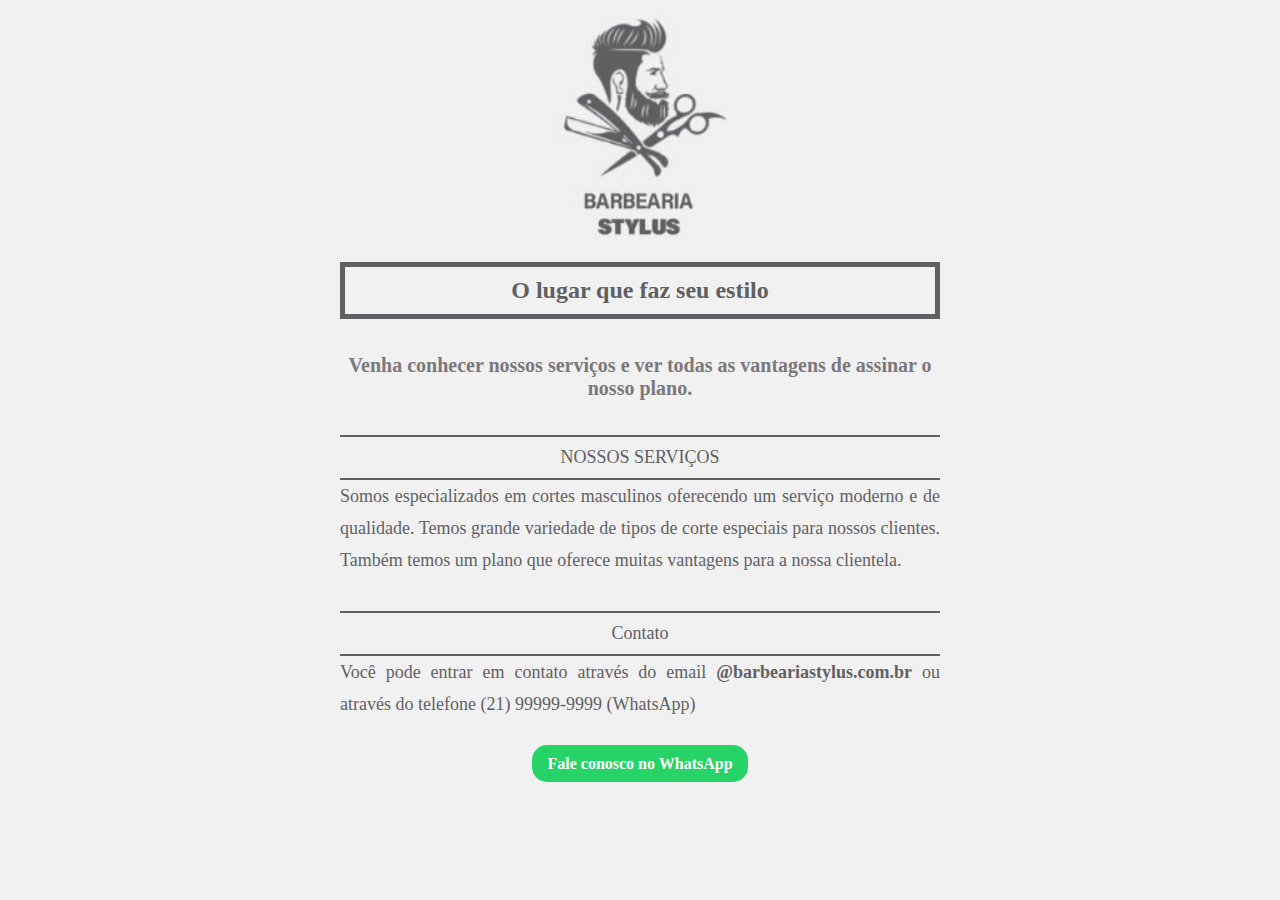
<file: barbearia/index.html>
<!DOCTYPE html>
<html lang="pt-Br">
  <head>
    <meta charset="UTF-8" />
    <meta name="viewport" content="width=device-width, initial-scale=1.0" />
    <title>Barbearia Stylus</title>
    <link rel="stylesheet" href="./styles.css" />
  </head>
  <body>
    <div>
      <img src="./img/logotipo.jpg" alt="Logotipo" />
      <h1>O lugar que faz seu estilo</h1>
      <h2>
        Venha conhecer nossos serviços e ver todas as vantagens de assinar o
        nosso plano.
      </h2>
    </div>
    <div>
      <h3>NOSSOS SERVIÇOS</h3>
      <p>
        Somos especializados em cortes masculinos oferecendo um serviço moderno
        e de qualidade. Temos grande variedade de tipos de corte especiais para
        nossos clientes. Também temos um plano que oferece muitas vantagens para
        a nossa clientela.
      </p>
    </div>
    <div>
      <h3>Contato</h3>
      <p>
        Você pode entrar em contato através do email
        <span>@barbeariastylus.com.br</span> ou através do telefone (21)
        99999-9999 (WhatsApp)
      </p>
      <a
        href="https://api.whatsapp.com/send?phone=999999999&text=Send20%a20%quote"
        >Fale conosco no WhatsApp</a
      >
    </div>
  </body>
</html>
</file>
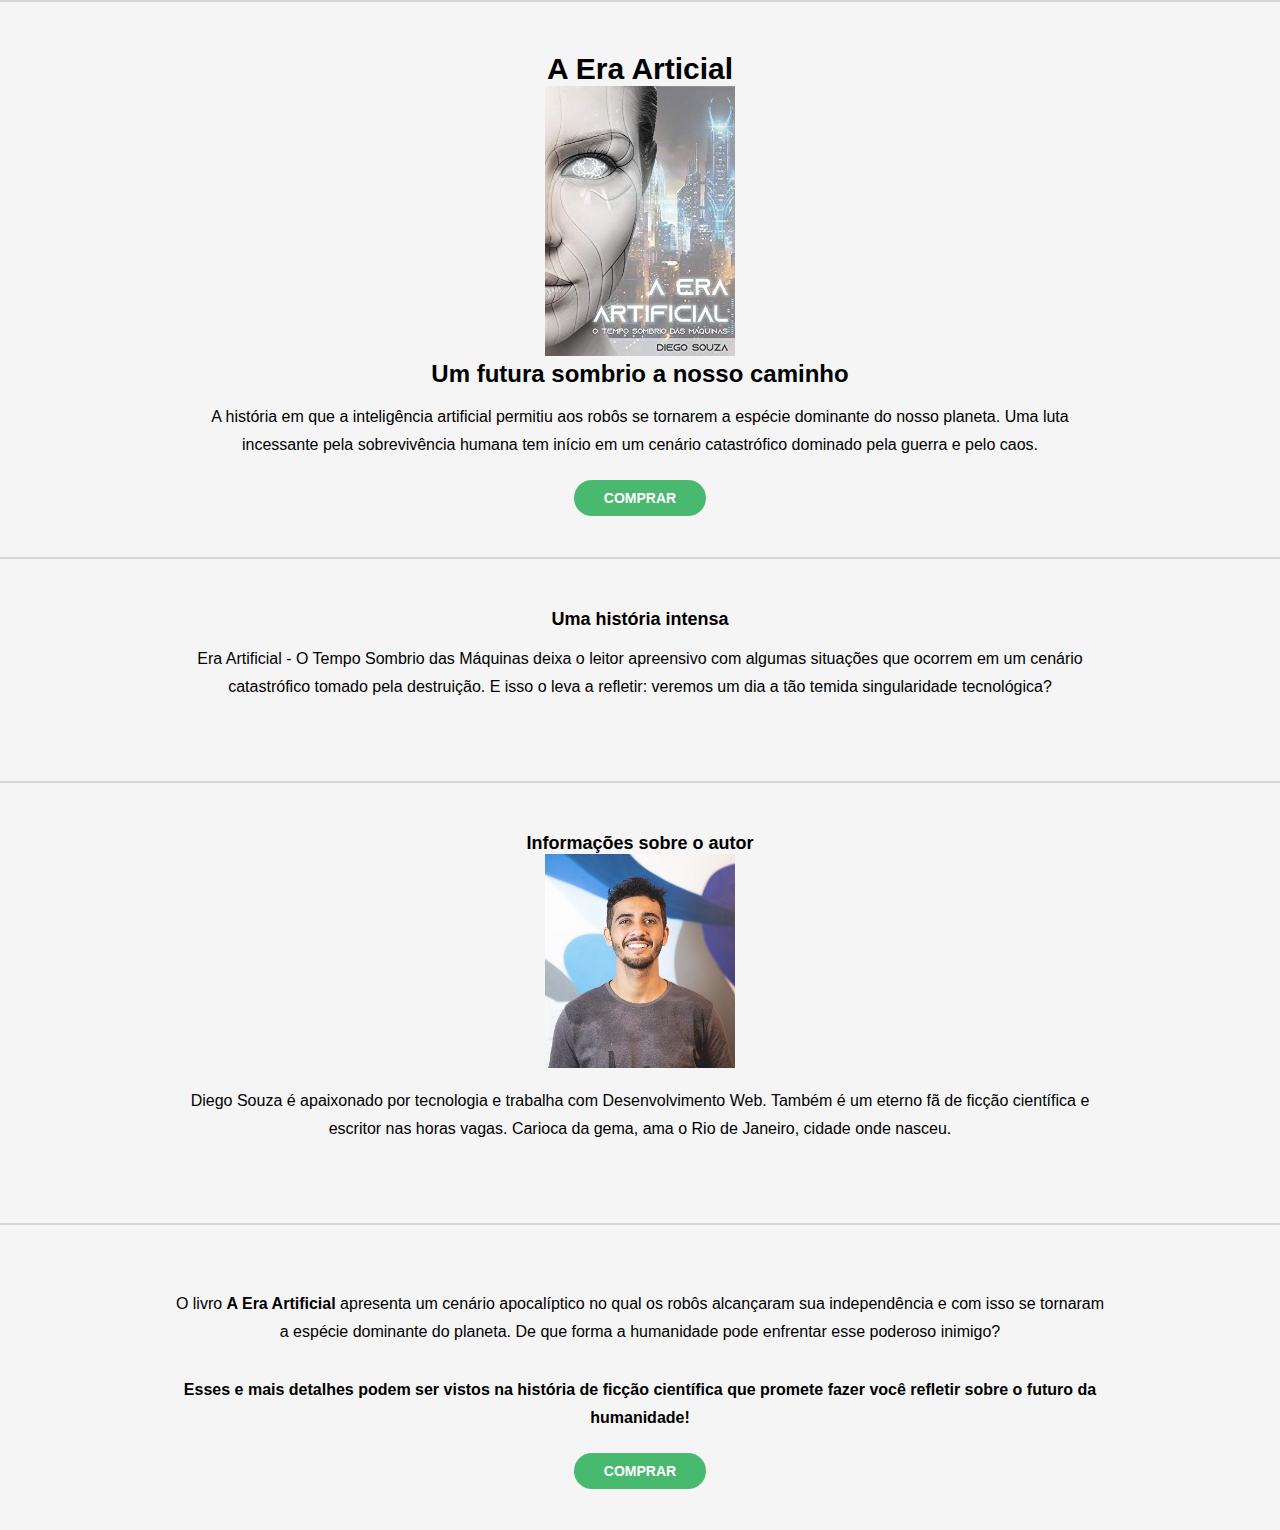
<file: books/index.html>
<!DOCTYPE html>
<html lang="pt-Br">
  <head>
    <meta charset="UTF-8" />
    <meta name="viewport" content="width=device-width, initial-scale=1.0" />
    <met
      description="Livro: A guerra entre homens e robôs que mudou drasticamente a vida na Terra "
    />
    <title>Livro: A Era Artificial</title>
    <link rel="stylesheet" href="./css/styles.css" />
  </head>
  <body>
    <div>
      <h1>A Era Articial</h1>
      <img src="./img/capa-livro.jpg" alt="Capa do livro Era Artificial" />
      <h2>Um futura sombrio a nosso caminho</h2>
      <p>
        A história em que a inteligência artificial permitiu aos robôs se
        tornarem a espécie dominante do nosso planeta. Uma luta incessante pela
        sobrevivência humana tem início em um cenário catastrófico dominado pela
        guerra e pelo caos.
      </p>
      <a href="https://amzn.to/3bXy1g9">COMPRAR</a>
    </div>
    <div>
      <h3>Uma história intensa</h3>
      <p>
        Era Artificial - O Tempo Sombrio das Máquinas deixa o leitor apreensivo
        com algumas situações que ocorrem em um cenário catastrófico tomado pela
        destruição. E isso o leva a refletir: veremos um dia a tão temida
        singularidade tecnológica?
      </p>
    </div>
    <div>
      <h3>Informações sobre o autor</h3>
      <img src="./img/autor.jpg" alt="Autor do livro" />
      <p>
        Diego Souza é apaixonado por tecnologia e trabalha com Desenvolvimento
        Web. Também é um eterno fã de ficção científica e escritor nas horas
        vagas. Carioca da gema, ama o Rio de Janeiro, cidade onde nasceu.
      </p>
    </div>
    <div>
      <p>
        O livro <span>A Era Artificial</span> apresenta um cenário apocalíptico
        no qual os robôs alcançaram sua independência e com isso se tornaram a
        espécie dominante do planeta. De que forma a humanidade pode enfrentar
        esse poderoso inimigo?
      </p>
      <span>
        <p>
          Esses e mais detalhes podem ser vistos na história de ficção
          científica que promete fazer você refletir sobre o futuro da
          humanidade!
        </p>
      </span>
      <a href="https://amzn.to/3bXy1g9">COMPRAR</a>
    </div>
  </body>
</html>
</file>
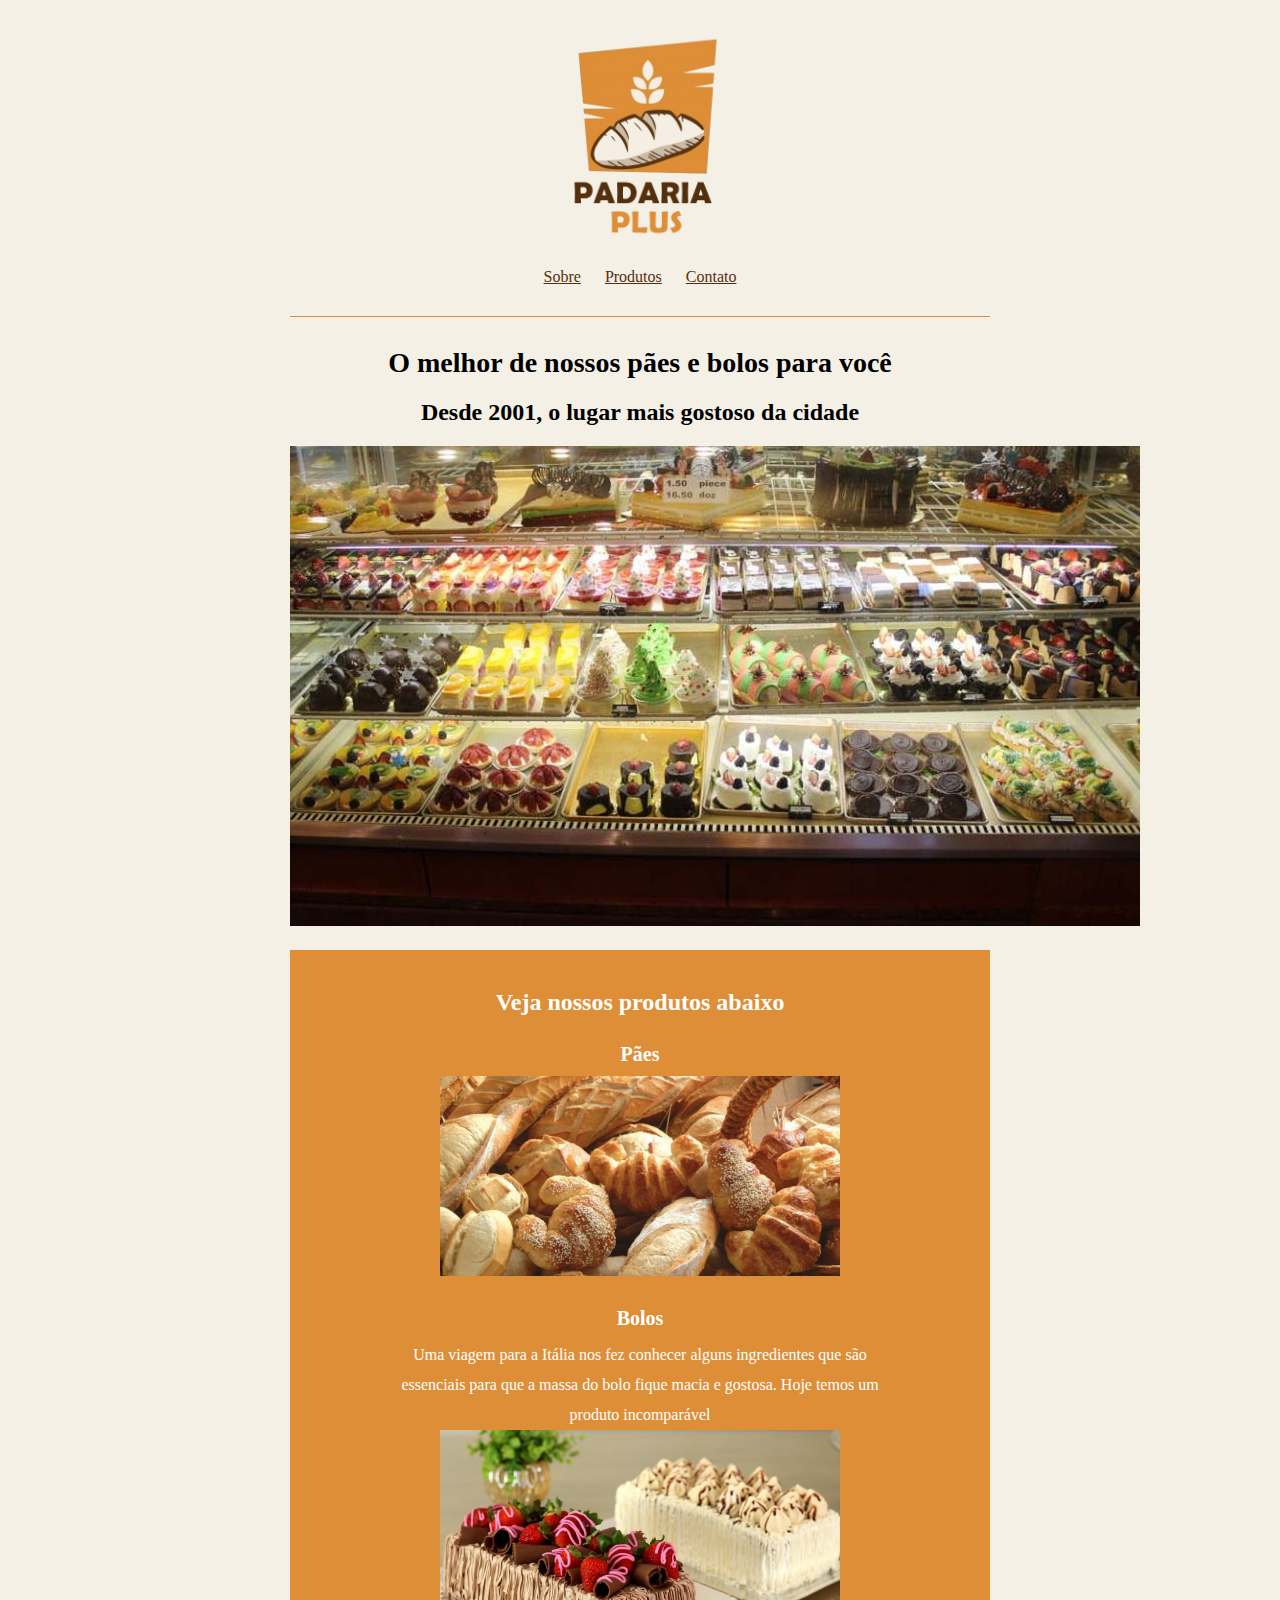
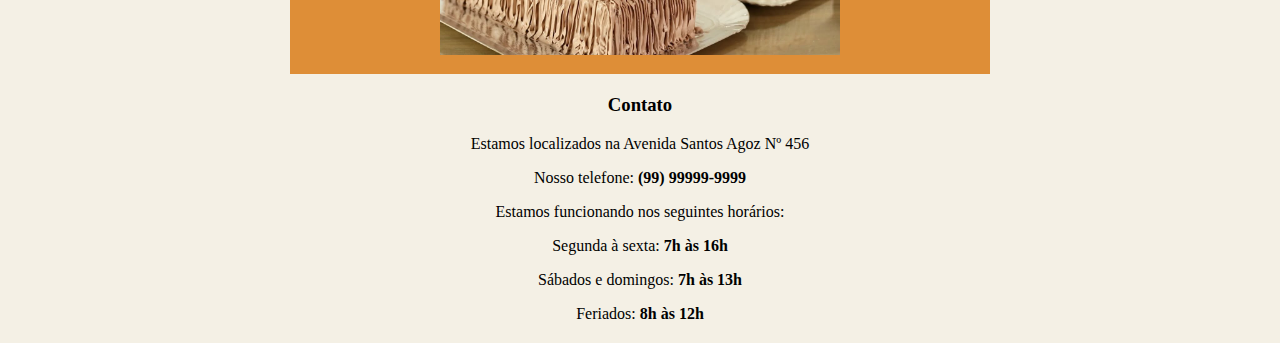
<file: padaria/index.html>
<!DOCTYPE html>
<html lang="en">
  <head>
    <meta charset="UTF-8" />
    <meta name="viewport" content="width=device-width, initial-scale=1.0" />
    <title>Padaria Plus</title>
    <link rel="stylesheet" href="css/style.css" />
  </head>
  <body>
    <div class="secao">
      <img
        class="imagem-logotipo"
        src="./img/logo.png"
        alt="Logotipo Padaria Plus"
      />
      <p>
        <a href="#sobre">Sobre</a>
        <a href="#produtos">Produtos</a>
        <a href="#contato">Contato</a>
      </p>
    </div>
    <div class="secao" id="sobre">
      <h1>O melhor de nossos pães e bolos para você</h1>
      <h2>Desde 2001, o lugar mais gostoso da cidade</h2>
      <img
        class="imagem-banner"
        src="./img/produtos-padaria.jpg"
        alt="Produtos da padaria"
      />
    </div>
    <div class="secao secao-destaque" id="produtos">
      <h3>Veja nossos produtos abaixo</h3>
      <h4>Pães</h4>
      <img src="./img/paes.jpg" alt="Pães" />
      <h4>Bolos</h4>
      <p>
        Uma viagem para a Itália nos fez conhecer alguns ingredientes que são
        essenciais para que a massa do bolo fique macia e gostosa. Hoje temos um
        produto incomparável
      </p>
      <img src="./img/bolos.jpg" alt="Bolos" />
    </div>
    <div class="secao" id="contato">
      <h3>Contato</h3>
      <p>Estamos localizados na Avenida Santos Agoz Nº 456</p>
      <p>Nosso telefone: <span>(99) 99999-9999</span></p>
      <p>Estamos funcionando nos seguintes horários:</p>
      <p>Segunda à sexta: <span>7h às 16h</span></p>
      <p>Sábados e domingos: <span>7h às 13h</span></p>
      <p>Feriados: <span>8h às 12h</span></p>
    </div>
  </body>
</html>
</file>
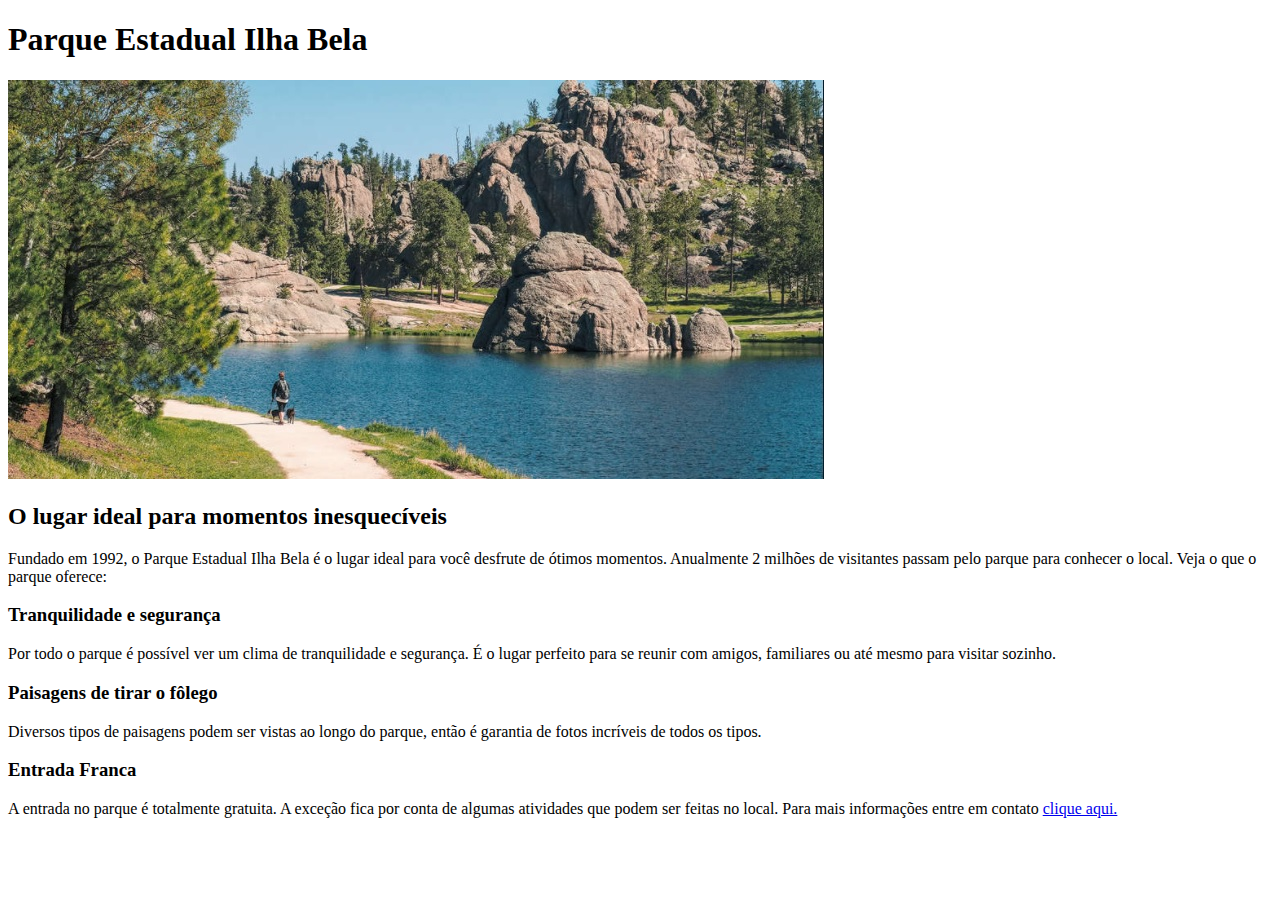
<file: projeto1/index.html>
<!DOCTYPE html>
<html lang="en">
  <head>
    <meta charset="UTF-8" />
    <meta name="viewport" content="width=device-width, initial-scale=1.0" />
    <title>Parque Estadual Ilha Bela</title>
  </head>
  <body>
    <div>
      <h1>Parque Estadual Ilha Bela</h1>
      <img src="./parque-ilha-bela.jpg" alt="Parque ilha bela" />
      <h2>O lugar ideal para momentos inesquecíveis</h2>
      <p>
        Fundado em 1992, o Parque Estadual Ilha Bela é o lugar ideal para você
        desfrute de ótimos momentos. Anualmente 2 milhões de visitantes passam
        pelo parque para conhecer o local. Veja o que o parque oferece:
      </p>
    </div>
    <div>
      <h3>Tranquilidade e segurança</h3>
      <p>
        Por todo o parque é possível ver um clima de tranquilidade e segurança.
        É o lugar perfeito para se reunir com amigos, familiares ou até mesmo
        para visitar sozinho.
      </p>
    </div>
    <div>
      <h3>Paisagens de tirar o fôlego</h3>
      <p>
        Diversos tipos de paisagens podem ser vistas ao longo do parque, então é
        garantia de fotos incríveis de todos os tipos.
      </p>
    </div>
    <div>
      <h3>Entrada Franca</h3>
      <p>
        A entrada no parque é totalmente gratuita. A exceção fica por conta de
        algumas atividades que podem ser feitas no local. Para mais informações
        entre em contato <a href="tel:+5521999999999">clique aqui.</a>
      </p>
    </div>
  </body>
</html>
</file>
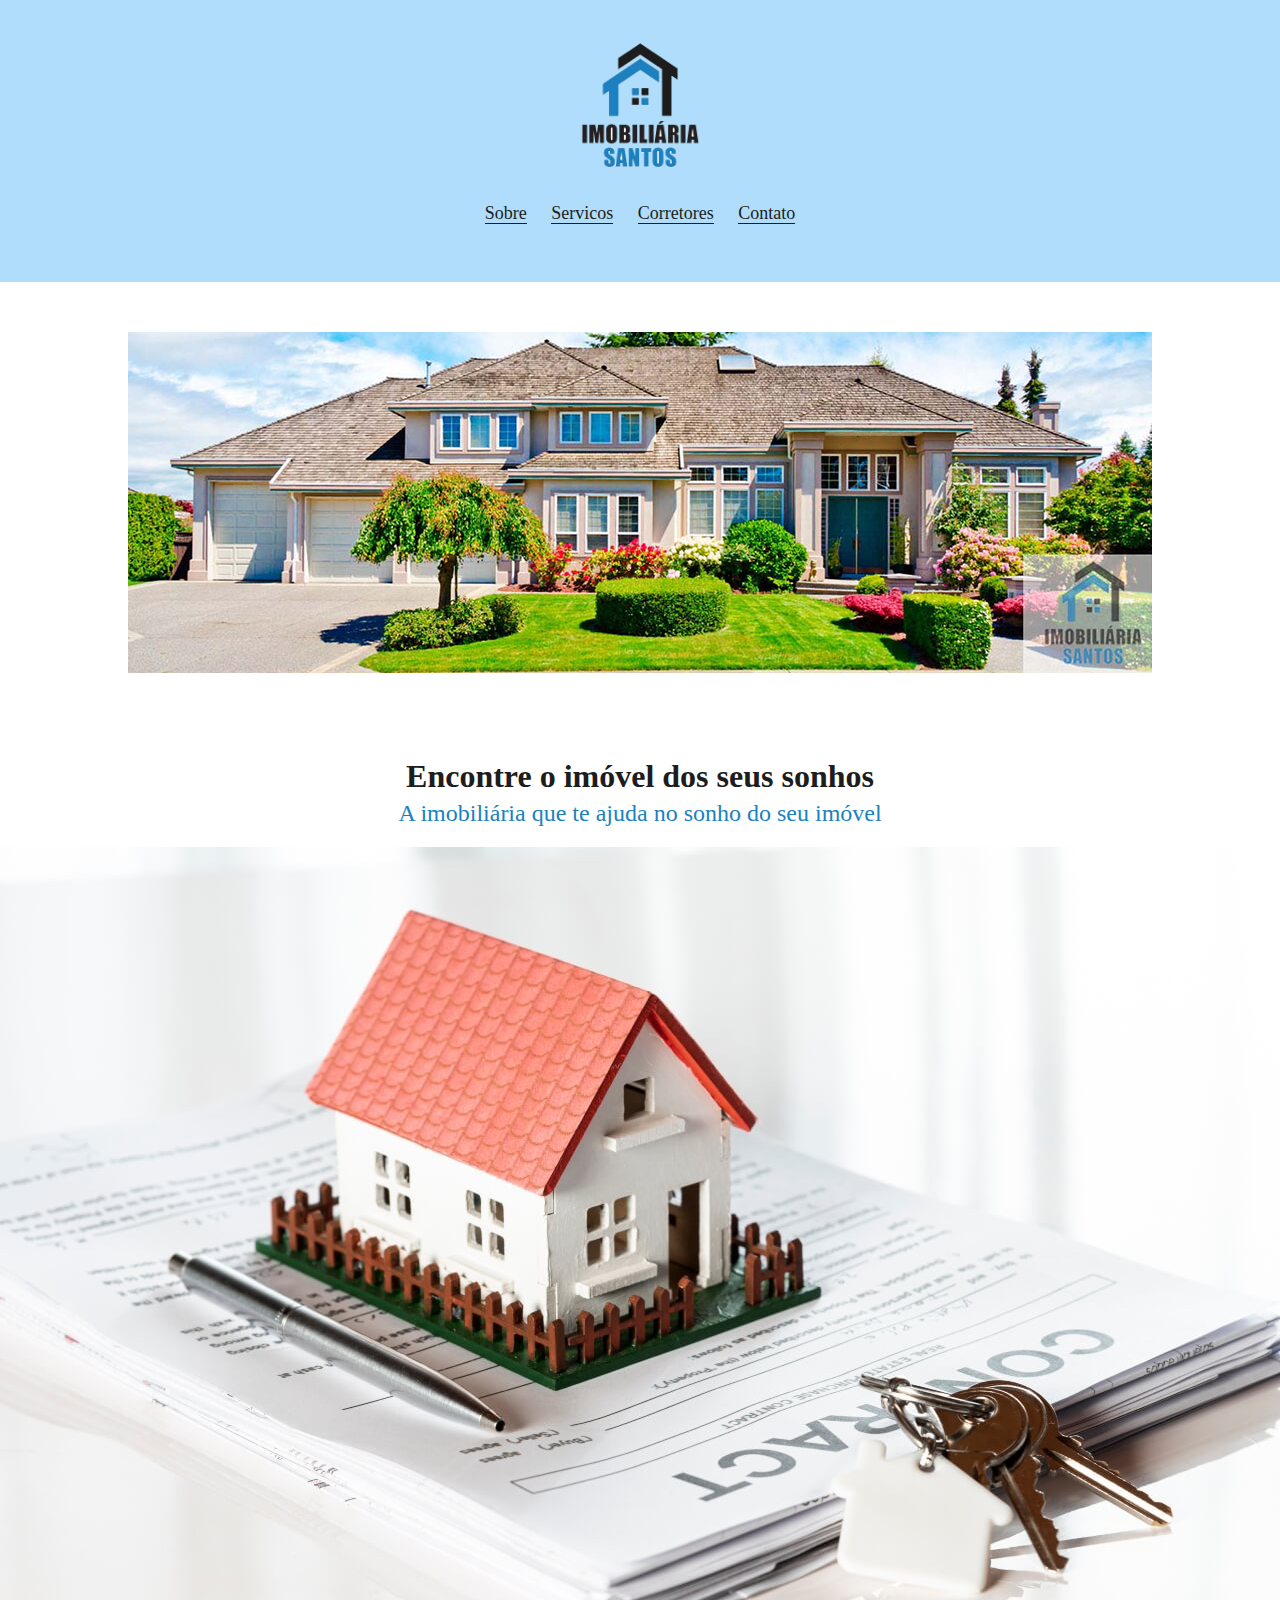
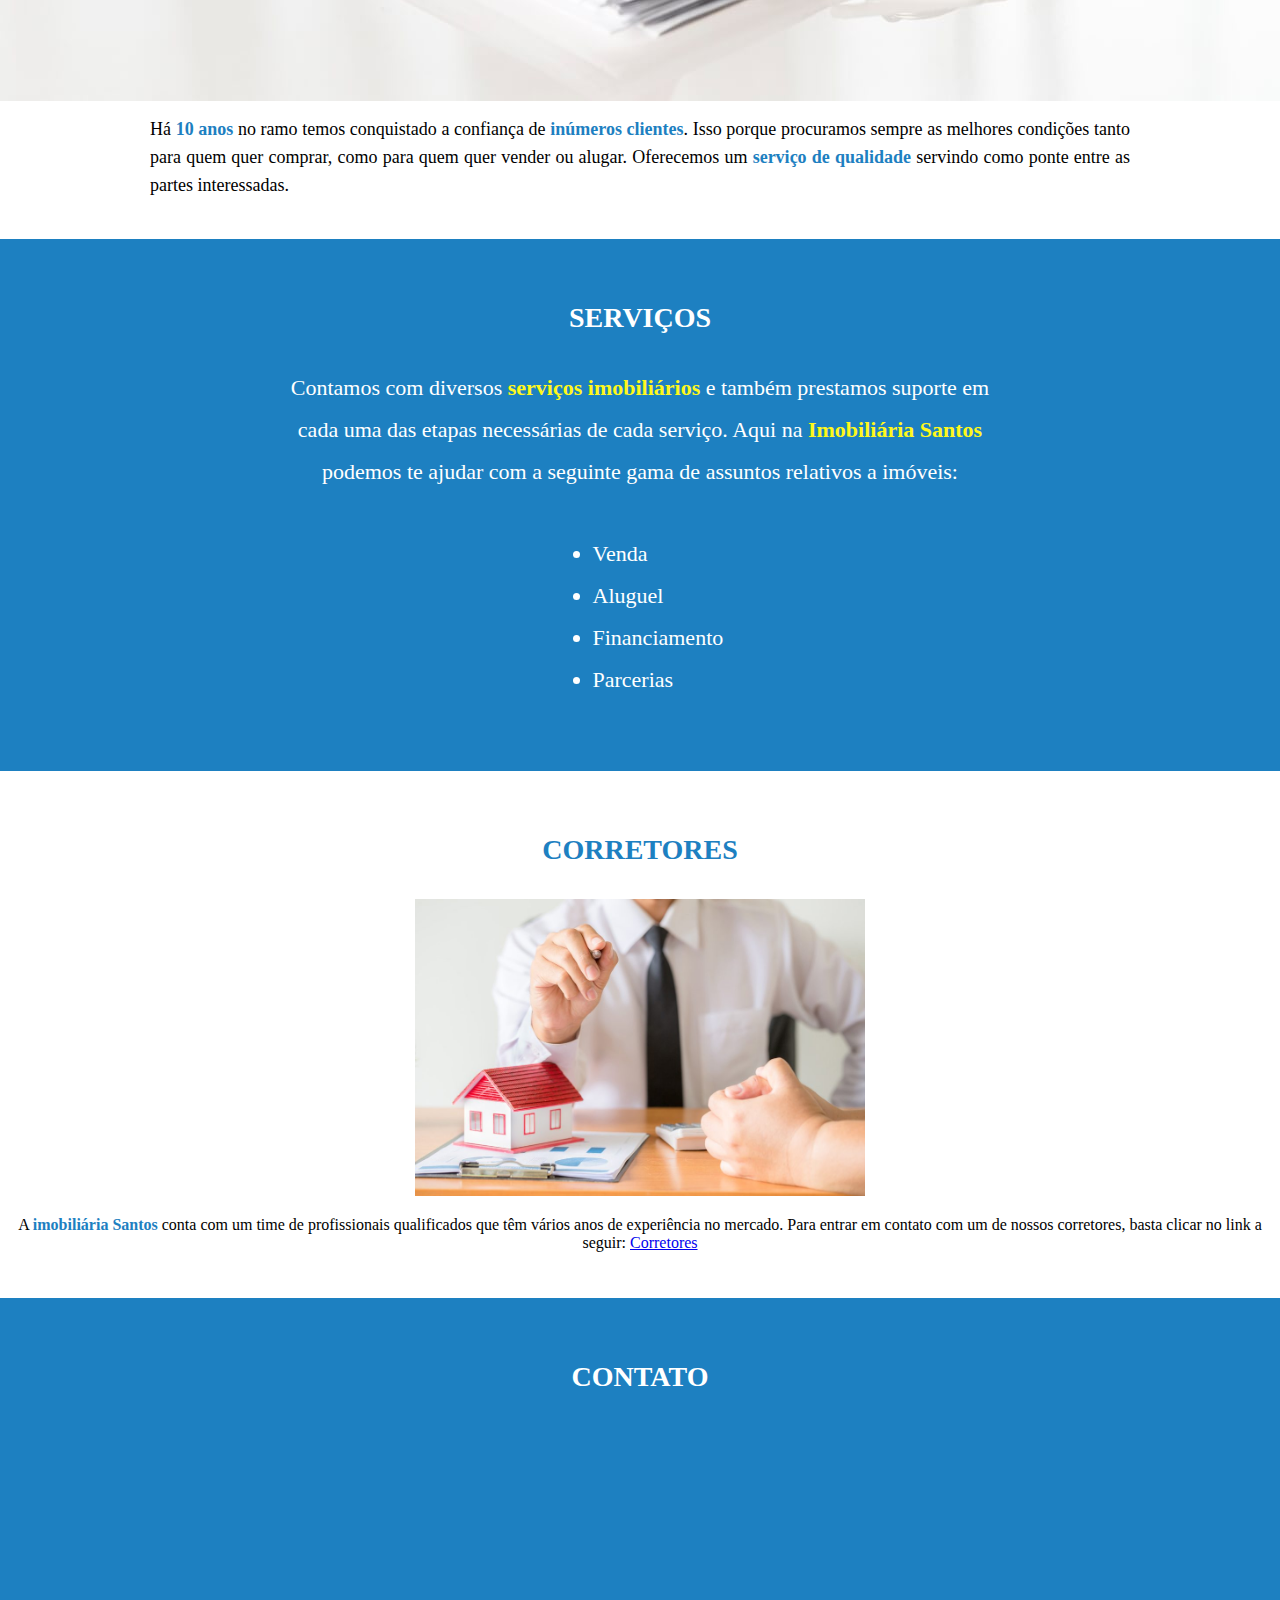
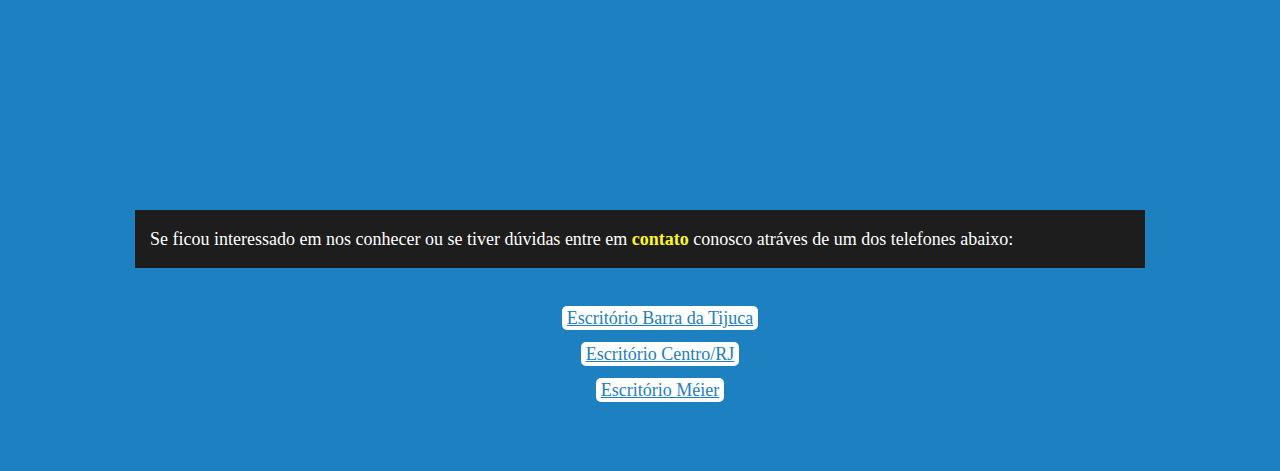
<file: missao4/imobiliaria_santos/index.html>
<!DOCTYPE html>
<html lang="pt-Br">
  <head>
    <meta charset="UTF-8" />
    <meta
      name="description"
      content="A Imobiliária que te ajuda a conquistar seu sonho da casa nova"
    />
    <meta name="viewport" content="width=device-width, initial-scale=1.0" />
    <title>Imobiliária Santos</title>
    <link rel="stylesheet" href="./css/styles.css" />
  </head>
  <body>
    <div class="secao topo">
      <img src="./assets/logo.png" alt="Imobiliária Santos" />
      <p class="paragrafo paragrafo-topo">
        <a class="link-topo" href="#sobre">Sobre</a>
        <a class="link-topo" href="#servicos">Servicos</a>
        <a class="link-topo" href="#corretores">Corretores</a>
        <a class="link-topo" href="#contato">Contato</a>
      </p>
    </div>
    <div class="secao banner">
      <img src="./assets/banner.jpg" alt="anúncio de casa" />
    </div>
    <div id="sobre" class="secao">
      <h1>Encontre o imóvel dos seus sonhos</h1>
      <h2>A imobiliária que te ajuda no sonho do seu imóvel</h2>
      <img src="./assets/imovel-assinatura.jpg" alt="Assinatura de imóvel" />
      <p class="paragrafo paragrafo-sobre">
        Há <span class="texto-azul">10 anos</span> no ramo temos conquistado a
        confiança de <span class="texto-azul">inúmeros clientes</span>. Isso
        porque procuramos sempre as melhores condições tanto para quem quer
        comprar, como para quem quer vender ou alugar. Oferecemos um
        <span class="texto-azul">serviço de qualidade</span> servindo como ponte
        entre as partes interessadas.
      </p>
    </div>
    <div id="servicos" class="secao servicos">
      <h3>SERVIÇOS</h3>
      <p class="paragrafo paragrafo-servicos">
        Contamos com diversos
        <span class="texto-amarelo">serviços imobiliários</span> e também
        prestamos suporte em cada uma das etapas necessárias de cada serviço.
        Aqui na <span class="texto-amarelo">Imobiliária Santos</span> podemos te
        ajudar com a seguinte gama de assuntos relativos a imóveis:
      </p>
      <ul class="lista-servicos">
        <li class="item-lista-servicos">Venda</li>
        <li class="item-lista-servicos">Aluguel</li>
        <li class="item-lista-servicos">Financiamento</li>
        <li class="item-lista-servicos">Parcerias</li>
      </ul>
    </div>
    <div id="corretores" class="secao">
      <h3 class="texto-azul">CORRETORES</h3>
      <img class="imagem" src="./assets/corretores.jpg" alt="corretores" />
      <p>
        A <span class="texto-azul">imobiliária Santos</span> conta com um time
        de profissionais qualificados que têm vários anos de experiência no
        mercado. Para entrar em contato com um de nossos corretores, basta
        clicar no link a seguir:
        <a class="link" href="mailto:corretores@email.com">Corretores</a>
      </p>
    </div>
    <div id="contanto" class="secao contato">
      <h3>CONTATO</h3>
      <iframe
        src="https://www.google.com/maps/embed?pb=!1m18!1m12!1m3!1d7346.254844548052!2d-43.364712467659004!3d-22.98234139602229!2m3!1f0!2f0!3f0!3m2!1i1024!2i768!4f13.1!3m3!1m2!1s0x9bda2ed54ec2e1%3A0x4431d262cad1d163!2sAv.%20Ayrton%20Senna%2C%203000%20-%20Barra%20da%20Tijuca%2C%20Rio%20de%20Janeiro%20-%20RJ%2C%2022775-904!5e0!3m2!1spt-BR!2sbr!4v1642532754862!5m2!1spt-BR!2sbr"
        width="800"
        height="350"
        style="border: 0"
        allowfullscreen=""
        loading="lazy"
      ></iframe>
      <p class="paragrafo paragrafo-contato">
        Se ficou interessado em nos conhecer ou se tiver dúvidas entre em
        <span class="texto-amarelo">contato</span> conosco atráves de um dos
        telefones abaixo:
      </p>
      <ul class="lista-contato">
        <li class="item-lista-contato">
          <a class="link-contato" href="mailto:officebarra@email.com"
            >Escritório Barra da Tijuca</a
          >
        </li>
        <li class="item-lista-contato">
          <a class="link-contato" href="mailto:officecentro@email.com"
            >Escritório Centro/RJ</a
          >
        </li>
        <li class="item-lista-contato">
          <a class="link-contato" href="mailto:officemeier@email.com"
            >Escritório Méier</a
          >
        </li>
      </ul>
    </div>
  </body>
</html>
</file>
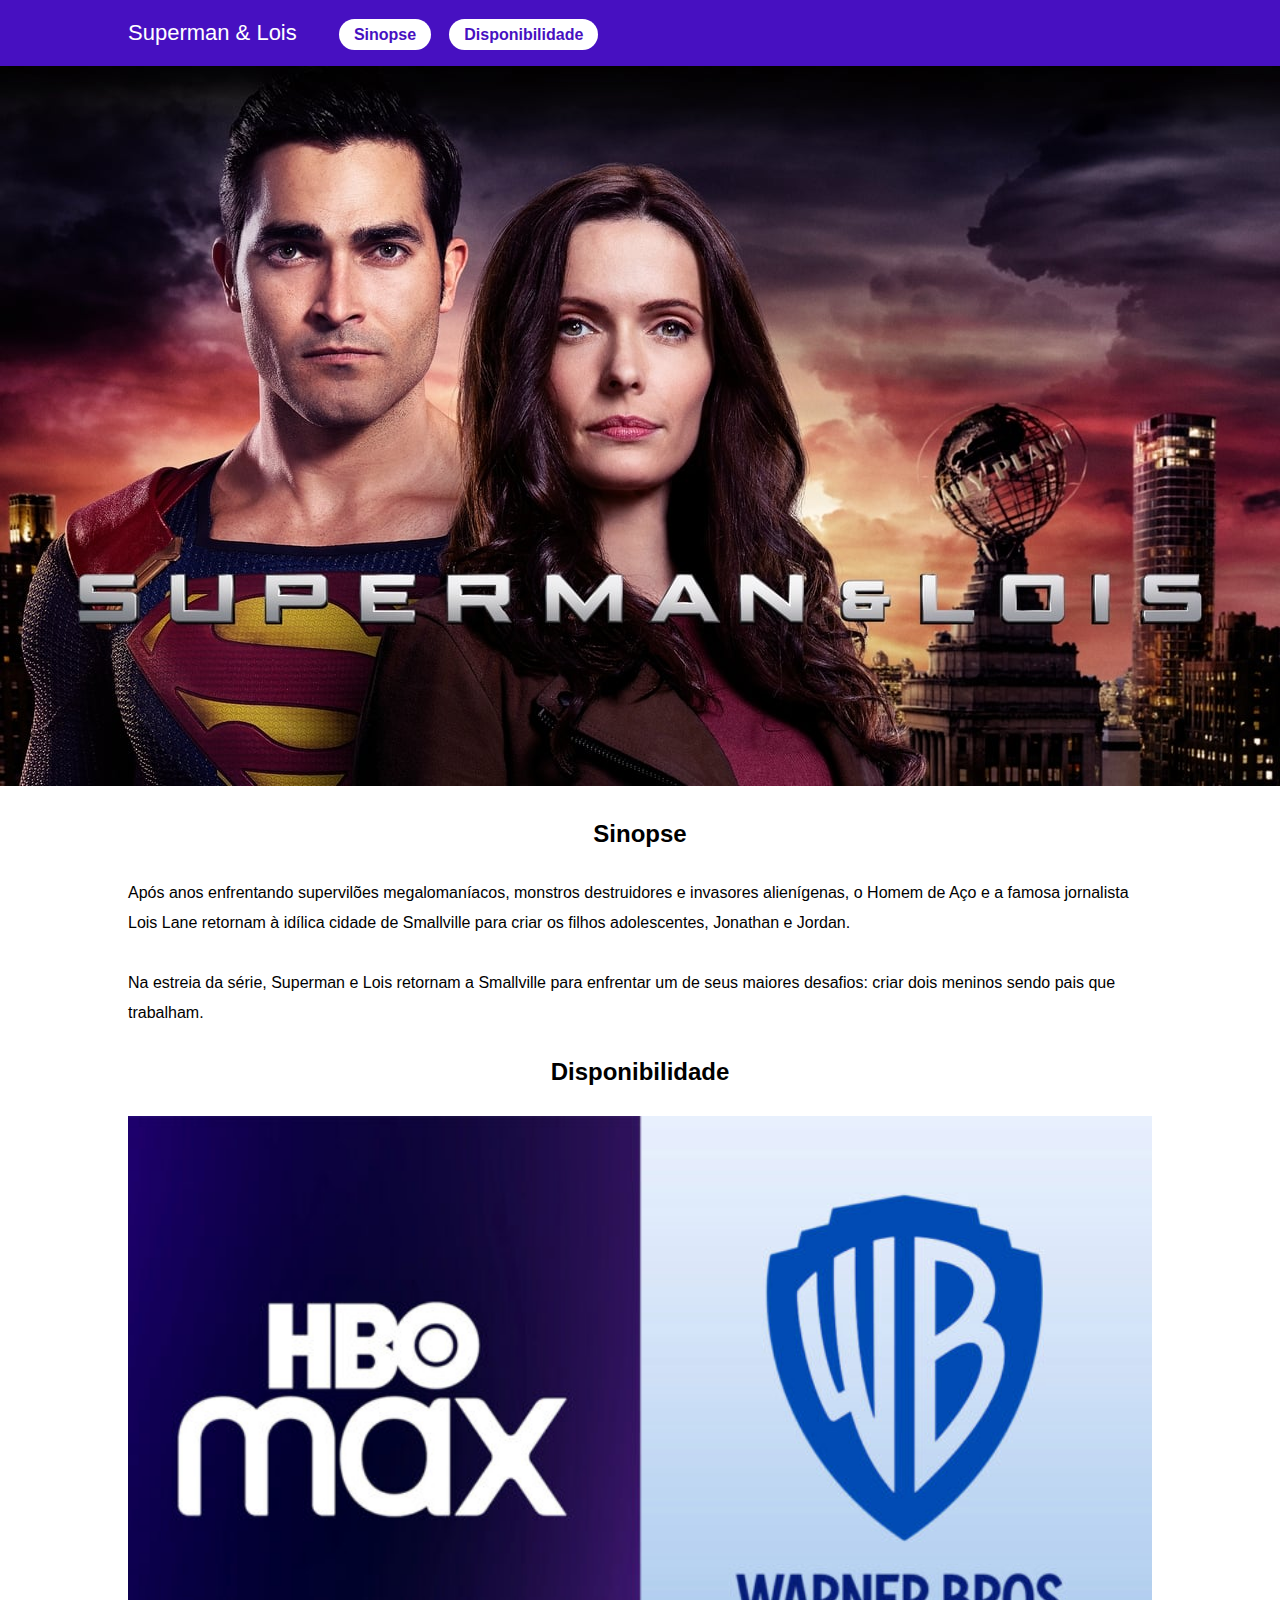
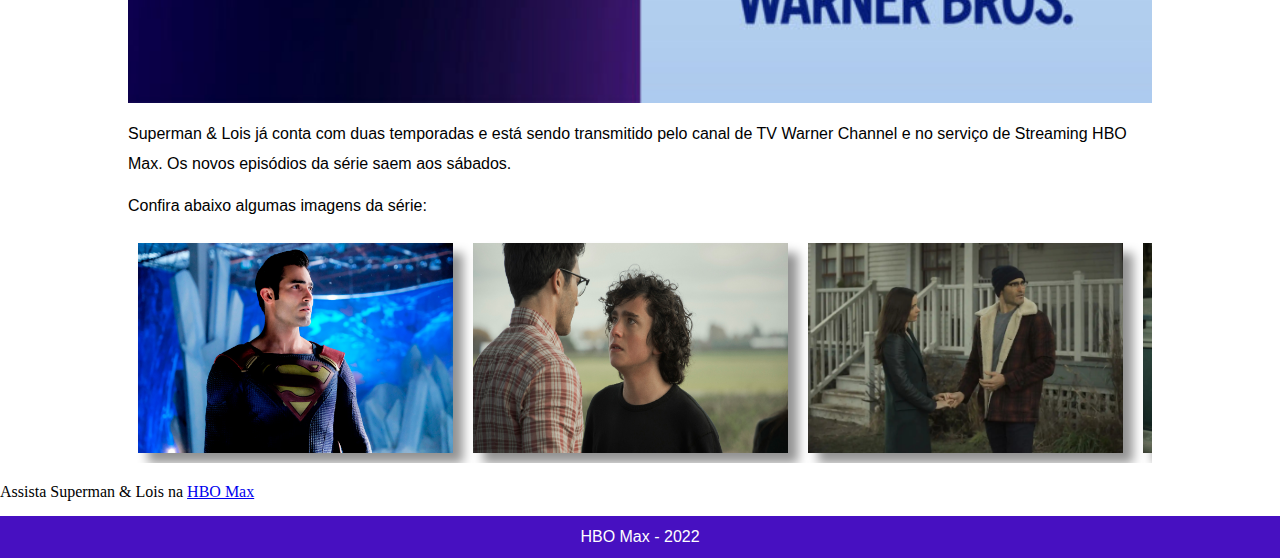
<file: missao5/superman/index.html>
<!DOCTYPE html>
<html lang="pt-Br">
  <head>
    <meta charset="UTF-8" />
    <meta name="viewport" content="width=device-width, initial-scale=1.0" />
    <title>Superman & Lois</title>
    <link rel="stylesheet" href="./style.css" />
  </head>
  <body>
    <div class="topo">
      <div>
        Superman & Lois
        <span>
          <a href="#sinopse">Sinopse</a>
          <a href="#disponibilidade">Disponibilidade</a>
        </span>
      </div>
    </div>

    <img class="img-capa" src="img/capa.jpg" alt="Capa de Superman e Lois" />

    <div id="sinopse" class="secao">
      <h2>Sinopse</h2>
      <p>
        Após anos enfrentando supervilões megalomaníacos, monstros destruidores
        e invasores alienígenas, o Homem de Aço e a famosa jornalista Lois Lane
        retornam à idílica cidade de Smallville para criar os filhos
        adolescentes, Jonathan e Jordan.<br /><br />Na estreia da série,
        Superman e Lois retornam a Smallville para enfrentar um de seus maiores
        desafios: criar dois meninos sendo pais que trabalham.
      </p>
    </div>
    <div id="disponibilidade" class="secao">
      <h2>Disponibilidade</h2>
      <img src="img/tv.jpg" alt="Logo da HBO Max e Warner" />
      <p>
        Superman & Lois já conta com duas temporadas e está sendo transmitido
        pelo canal de TV Warner Channel e no serviço de Streaming HBO Max. Os
        novos episódios da série saem aos sábados.
      </p>
    </div>

    <div class="secao">
      <p>Confira abaixo algumas imagens da série:</p>
      <div class="galeria">
        <img class="imagem-sombra" src="./img/1.jpg" alt="Superman" />
        <img class="imagem-sombra" src="./img/2.jpg" alt="Clark e Jordan" />
        <img class="imagem-sombra" src="./img/3.jpg" alt="Lois e Clark" />
        <img class="imagem-sombra" src="./img/4.jpg" alt="Jonathan e Lois" />
        <img class="imagem-sombra" src="./img/5.jpg" alt="Lois e Jordan" />
        <img class="imagem-sombra" src="./img/6.jpg" alt="Jordan e Jonathan" />
      </div>
    </div>

    <div class="informacao">
      <p>
        Assista Superman & Lois na
        <a
          href="https://play.hbomax.com/page/urn:hbo:page:GYICZHwryn4a3iAEAAAFc:type:episode"
          >HBO Max</a
        >
      </p>
    </div>

    <div class="rodape">HBO Max - 2022</div>
  </body>
</html>
</file>
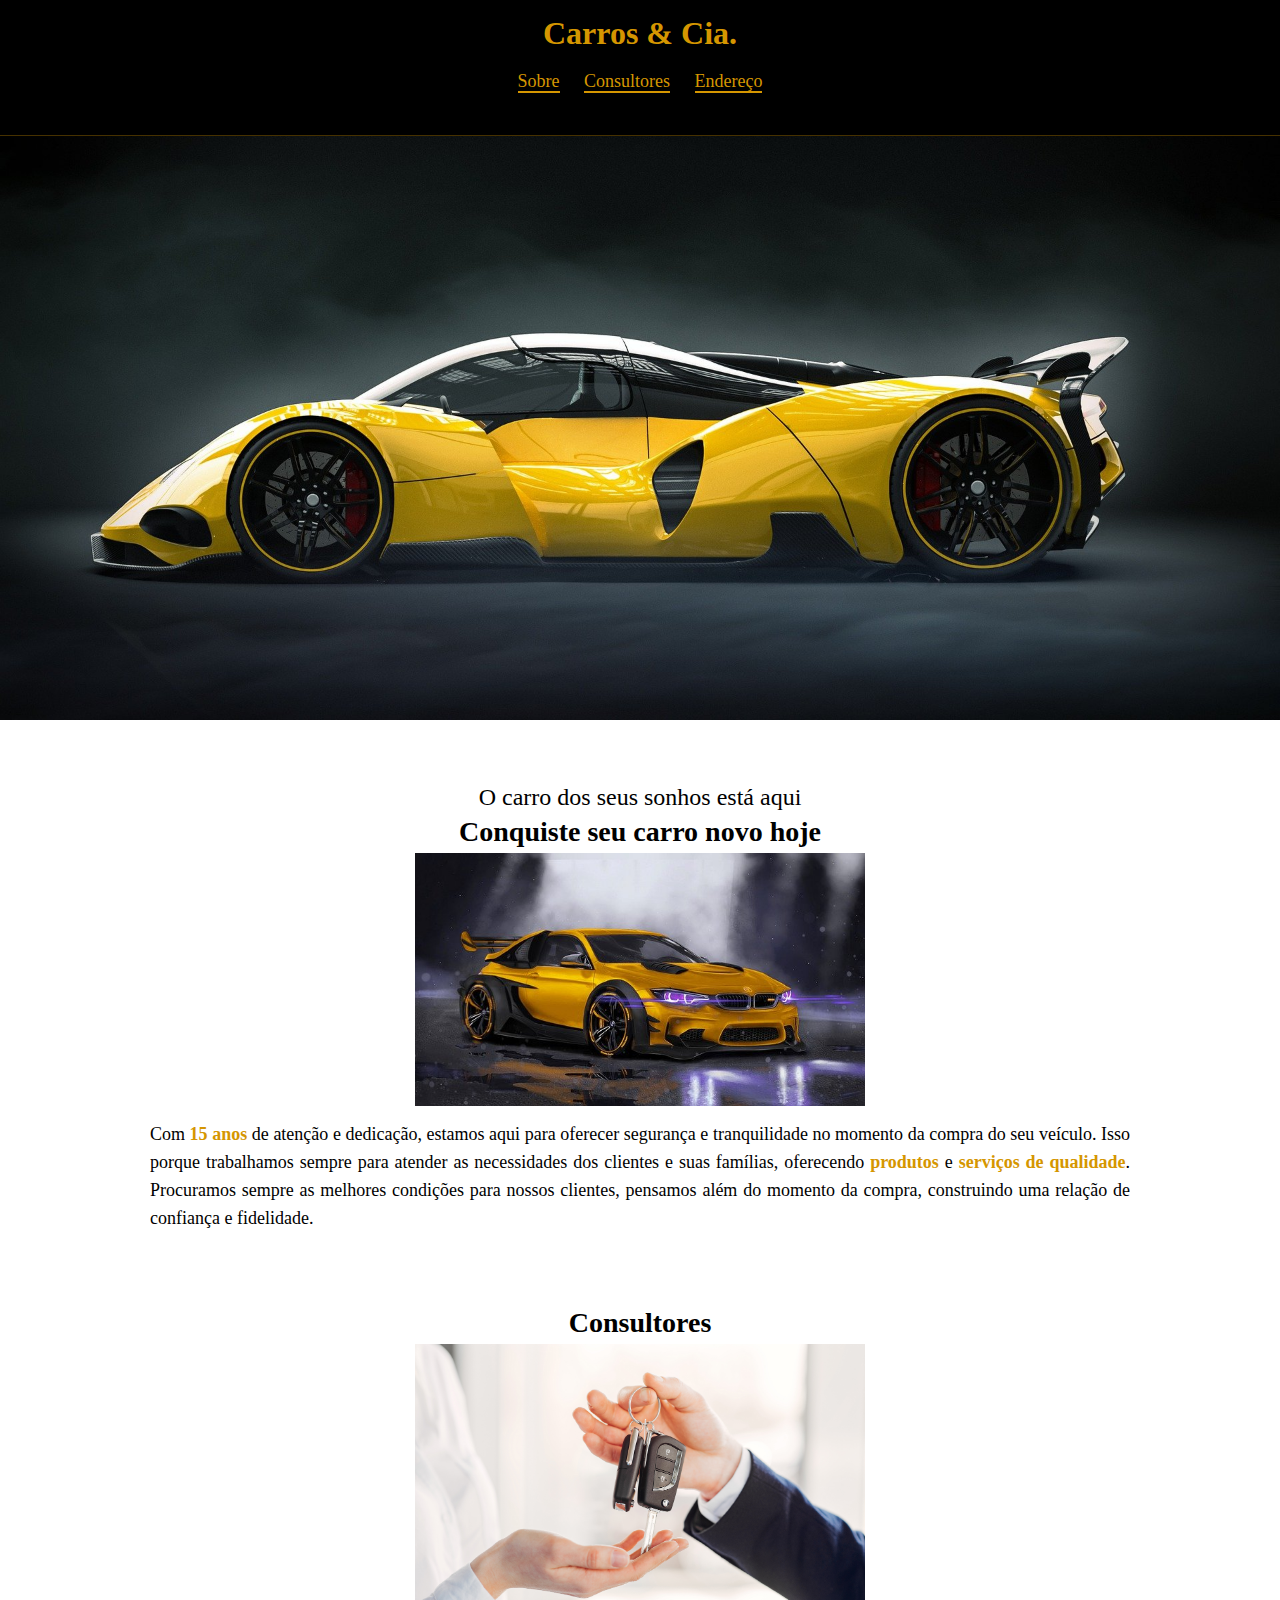
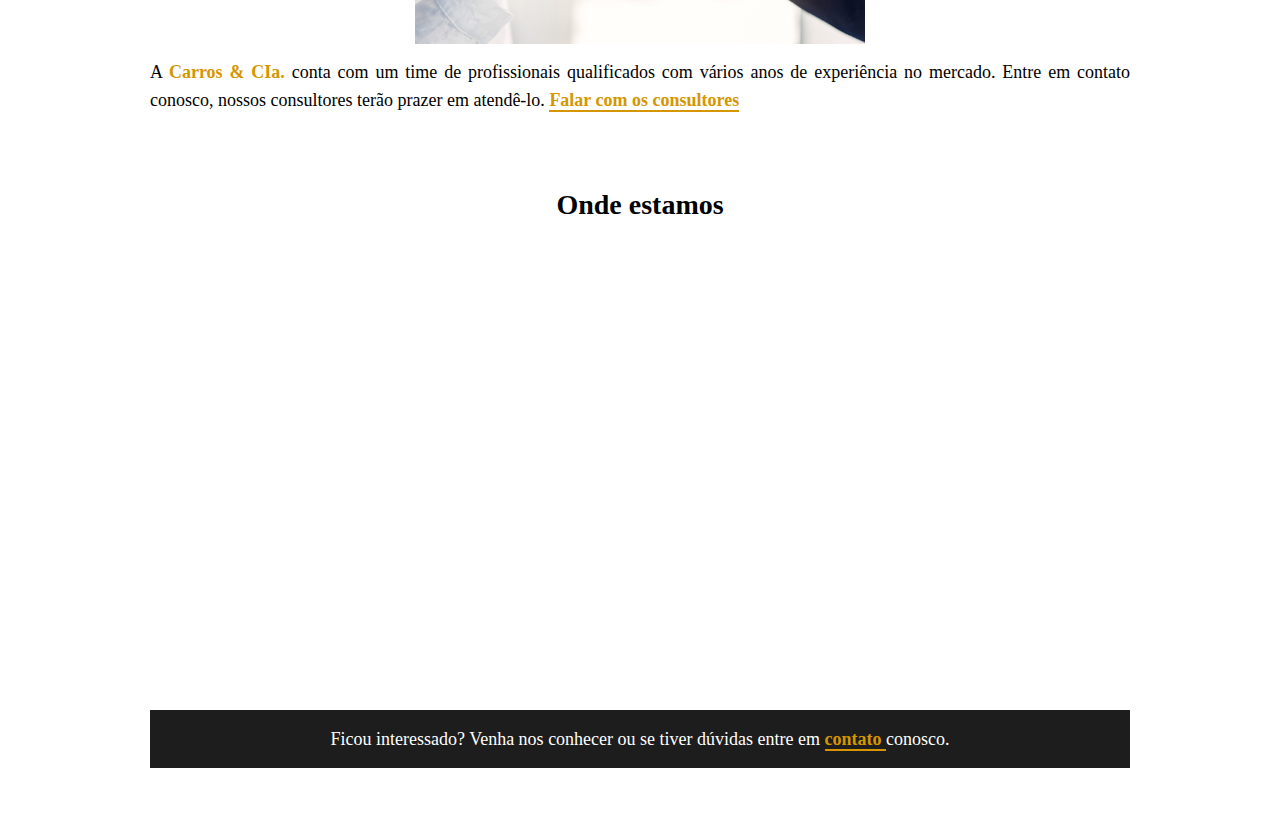
<file: missao6/carros/index.html>
<!DOCTYPE html>
<html lang="en">
  <head>
    <meta charset="UTF-8" />
    <meta name="viewport" content="width=device-width, initial-scale=1.0" />
    <title>Carros & Cia.</title>
    <link rel="stylesheet" href="./style.css" />
  </head>
  <body>
    <div class="secao topo">
      <h1>Carros & Cia.</h1>
      <nav>
        <p class="paragrafo paragrafo-topo">
          <a class="link-topo" href="#sobre">Sobre</a>
          <a class="link-topo" href="#consultores">Consultores</a>
          <a class="link-topo" href="#endereco">Endereço</a>
        </p>
      </nav>
    </div>
    <div class="secao banner">
      <img class="banner-img" src="img/banner.jpg" />
    </div>
    <div id="sobre" class="secao">
      <h2>O carro dos seus sonhos está aqui</h2>
      <h3>Conquiste seu carro novo hoje</h3>

      <img class="imagem" src="img/carro-assinatura.jpg" />

      <p class="paragrafo">
        Com <span class="texto-amarelo">15 anos</span> de atenção e dedicação,
        estamos aqui para oferecer segurança e tranquilidade no momento da
        compra do seu veículo. Isso porque trabalhamos sempre para atender as
        necessidades dos clientes e suas famílias, oferecendo
        <span class="texto-amarelo">produtos</span> e
        <span class="texto-amarelo">serviços de qualidade</span>. Procuramos
        sempre as melhores condições para nossos clientes, pensamos além do
        momento da compra, construindo uma relação de confiança e fidelidade.
      </p>
    </div>
    <div id="consultores" class="secao">
      <h3>Consultores</h3>

      <img class="imagem" src="img/consultores.jpg" />

      <p class="paragrafo">
        A <span class="texto-amarelo">Carros & CIa.</span> conta com um time de
        profissionais qualificados com vários anos de experiência no mercado.
        Entre em contato conosco, nossos consultores terão prazer em atendê-lo.
        <a class="link" href="mailto:consultores@email.com"
          ><span class="texto-amarelo">Falar com os consultores</span></a
        >
      </p>
    </div>
    <div id="endereco" class="secao contato">
      <h3>Onde estamos</h3>

      <iframe
        src="https://www.google.com/maps/embed?pb=!1m18!1m12!1m3!1d7346.254844548052!2d-43.364712467659004!3d-22.98234139602229!2m3!1f0!2f0!3f0!3m2!1i1024!2i768!4f13.1!3m3!1m2!1s0x9bda2ed54ec2e1%3A0x4431d262cad1d163!2sAv.%20Ayrton%20Senna%2C%203000%20-%20Barra%20da%20Tijuca%2C%20Rio%20de%20Janeiro%20-%20RJ%2C%2022775-904!5e0!3m2!1spt-BR!2sbr!4v1642532754862!5m2!1spt-BR!2sbr"
        width="1010"
        height="450"
        style="border: 0"
        allowfullscreen=""
        loading="lazy"
      ></iframe>

      <p class="paragrafo paragrafo-contato">
        Ficou interessado? Venha nos conhecer ou se tiver dúvidas entre em
        <a class="link" href="mailto:consultores@email.com">
          <span class="texto-amarelo">contato</span>
        </a>
        conosco.
      </p>
    </div>
  </body>
</html>
</file>
<file: barbearia/styles.css>
* {
  padding: 0;
  margin: 0;
  box-sizing: border-box;
}

body {
  background-color: #f1f1f1;
  -webkit-font-smoothing: antialiased;
}

img {
  width: 190px;
}

div {
  width: 600px;
  text-align: center;
  margin: 0 auto;
}

h1 {
  font-size: 24px;
  font-family: Verdana;
  color: #606062;
  padding: 10px;
  border: 5px solid #606062;
}

h2 {
  font-size: 20px;
  font-family: Verdana;
  color: #7a797b;
  margin-top: 35px;
  margin-bottom: 35px;
}

h3 {
  font-size: 18px;
  font-family: Verdana;
  font-weight: normal;
  color: #606062;
  padding-top: 10px;
  padding-bottom: 10px;
  border-top: 2px solid #606062;
  border-bottom: 2px solid #606062;
}

p {
  font-size: 18px;
  font-family: Verdana;
  text-align: justify;
  line-height: 32px;
  color: #616163;
  margin-bottom: 35px;
}

span {
  font-weight: bold;
}

a {
  font-size: 16px;
  font-family: Verdana;
  font-weight: bold;
  text-decoration: none;
  padding: 10px 15px;
  margin-top: 15px;
  color: #fff;
  background-color: #25d366;
  border-radius: 15px;
}
</file>
<file: books/css/styles.css>
* {
  margin: 0;
  padding: 0;
  box-sizing: border-box;
}

body {
  margin: 0;
  background-color: #f5f5f5;
  -webkit-font-smoothing: antialiased;
}

img {
  width: 190px;
}

div {
  padding: 50px;
  margin: 0 auto;
  text-align: center;
  border-top: 2px solid #d5d5d5;
}

h1 {
  font-family: "Tahoma", sans-serif;
  text-align: center;
  font-size: 30px;
  margin-top: 0px;
}

h2 {
  font-family: "Tahoma", sans-serif;
  text-align: center;
  font-size: 24px;
}

h3 {
  font-family: "Tahoma", sans-serif;
  text-align: center;
  font-size: 18px;
}

p {
  font-family: "Tahoma", sans-serif;
  text-align: center;
  line-height: 28px;
  margin: 15px auto 30px auto;
  width: 930px;
}

span {
  font-family: "Tahoma", sans-serif;
  font-weight: bold;
}

a {
  font-family: "Tahoma", sans-serif;
  font-size: 14px;
  font-weight: bold;
  text-decoration: none;
  background-color: #49b970;
  color: #ffffff;
  padding: 10px 30px;
  border-radius: 25px;
}
</file>
<file: padaria/css/style.css>
body {
  margin: 0;
  background-color: #f4f0e5;
  font-family: Tahoma;
}

.secao {
  width: 700px;
  margin: 20px auto;
  text-align: center;
}

.imagem-logotipo {
  width: 200px;
}

a {
  margin: 0 10px;
  color: #542f0c;
}

h1 {
  font-size: 28px;
  padding-top: 30px;
  margin-top: 30px;
  margin-bottom: 0;
  border-top: 1px solid #de8e37;
}

.secao-destaque {
  background-color: #de8e37;
  padding-top: 15px;
  padding-bottom: 15px;
  color: #fff;
}

.secao-destaque h3 {
  font-size: 24px;
}

.secao-destaque h4 {
  font-size: 20px;
  margin-bottom: 10px;
}

.secao-destaque p {
  width: 500px;
  margin: 0 auto;
  line-height: 30px;
}

.secao-destaque img {
  width: 400px;
}

span {
  font-weight: bold;
}
</file>
<file: missao4/imobiliaria_santos/css/styles.css>
body {
  margin: 0;
  padding: 0;
  box-sizing: border-box;
  font-family: Tahoma;
  -webkit-font-smoothing: antialiased;
}

/* Estilo global */
.secao {
  text-align: center;
  padding-top: 30px;
  padding-bottom: 30px;
}

.paragrafo {
  font-size: 18px;
  text-align: justify;
  line-height: 28px;
  margin: 10px auto;
  width: 980px;
}

/* Primeira seção */
.topo {
  background-color: #afddfb;
}

.topo img {
  width: 150px;
}

.paragrafo-topo {
  text-align: center;
  margin-top: 15px;
  margin-bottom: 25px;
}

.link-topo {
  color: #1d1d1d;
  text-decoration: none;
  margin: 0 10px;
  border-bottom: 1px solid #1d1d1d;
}

/* Segunda seção */
.banner {
  padding-top: 0;
  margin-top: 50px;
}

/* estilos para destaques  */

span {
  font-weight: bold;
}

/* ===  3ª seção === */

h1 {
  color: #1d1d1d;
  margin-bottom: 5px;
}

h2 {
  font-weight: normal;
  color: #1c81c0;
  margin-top: 0;
}

.imagem {
  width: 450px;
}

.texto-azul {
  color: #1d80c1;
}

/* ===  4ª seção === */

.servicos,
.contato {
  background-color: #1d80c1;
}

h3 {
  color: #ffffff;
  font-size: 28px;
  line-height: 42px;
}

.paragrafo-servicos {
  color: #ffffff;
  line-height: 42px;
  width: 700px;
  font-size: 22px;
  text-align: center;
}

.texto-amarelo {
  color: #fff81b;
}

.lista-servicos {
  width: 135px;
  margin: 40px auto 40px;
}

.item-lista-servicos {
  font-size: 22px;
  line-height: 42px;
  text-align: left;
  color: #fff;
}

/* ===  6ª seção === */

.paragrafo-contato {
  color: #fff;
  background-color: #1d1d1d;
  padding: 15px;
  margin-top: 30px;
  margin-bottom: 30px;
}

.lista-contato {
  width: 210px;
  list-style: none;
  margin: 40px auto 40px;
}

.item-lista-contato {
  margin-top: 15px;
  text-align: center;
  font-size: 18px;
}

.link-contato {
  background-color: #ffffff;
  color: #1d80c1;
  padding: 2px 5px;
  border-radius: 5px;
}
</file>
<file: missao5/superman/style.css>
* {
  margin: 0;
  padding: 0;
  box-sizing: border-box;
}

html,
body {
  height: 100%;
}

.topo {
  width: 100%;
  font-size: 22px;
  font-family: sans-serif;
  background: #4710c1;
  color: #fff;
  padding: 20px 0;
}

.topo div {
  width: 100%;
  max-width: 1024px;
  margin: 0 auto;
}

.topo span {
  margin: 0 30px;
}

.topo a {
  color: #4710c1;
  background: #fff;
  font-size: 16px;
  font-weight: bold;
  text-decoration: none;
  margin: 0 6px;
  padding: 7px 15px;
  border-radius: 20px;
}

.img-capa {
  width: 100%;
}

.secao {
  width: 100%;
  max-width: 1024px;
  margin: 0 auto;
}

.secao h2 {
  font-family: sans-serif;
  text-align: center;
  margin: 30px 0;
}

.secao p {
  width: 100%;
  font-family: sans-serif;
  font-size: 16px;
  line-height: 30px;
  margin: 12px 0;
}

.secao img {
  width: 100%;
}

.secao a {
  color: blue;
}

.galeria {
  display: flex;
  overflow-x: scroll;
  margin: 0 auto 20px auto;
}

.galeria img {
  width: 315px;
  margin: 10px;
}

.imagem-sombra {
  box-shadow: 10px 10px 10px #939393;
}

.informacao {
  margin: 15px auto;
}

.rodape {
  width: 100%;
  font-size: 16px;
  font-family: sans-serif;
  background: #4710c1;
  text-align: center;
  color: #fff;
  padding: 12px 0;
}
</file>
<file: missao6/carros/style.css>
* {
  margin: 0;
  padding: 0;
  box-sizing: border-box;
}

body {
  margin: 0;
  font-family: Tahoma;
}
/* === Estilos globais === */
.secao {
  text-align: center;
  padding-top: 30px;
  padding-bottom: 30px;
}

h2 {
  font-weight: normal;
  color: #000;
  margin-top: 0;
}

h3 {
  color: #000;
  font-size: 28px;
  line-height: 42px;
}

.paragrafo {
  font-size: 18px;
  text-align: justify;
  line-height: 28px;
  margin: 10px auto;
  width: 980px;
}

.imagem {
  width: 450px;
}

/* ===  estilos para destaques === */
.texto-amarelo {
  color: #d59600;
  font-weight: bold;
}

/* ===  1ª seção === */
.topo {
  width: 100%;
  background-color: #000;
  border-bottom: 1px solid #d5960054;
  padding-top: 15px;
  padding-bottom: 15px;
  position: fixed;
  top: 0;
}

h1 {
  color: #d59600;
  margin-bottom: 5px;
}

.paragrafo-topo {
  text-align: center;
  margin-top: 15px;
  margin-bottom: 25px;
}

.link-topo {
  color: #d59600;
  font-size: 18px;
  text-decoration: none;
  margin: 0 10px;
  border-bottom: 2px solid #d59600;
}

/* ===  2ª seção === */
.banner {
  padding-top: 0;
}

.banner-img {
  width: 100%;
}

/* ===  3ª e 4ª seção ===
    Todos os estilos usados nestas seções são estilos globais
*/

/* ===  5ª seção === */
.paragrafo-contato {
  text-align: center;
  color: #fff;
  background-color: #1d1d1d;
  padding: 15px;
  margin-top: 30px;
  margin-bottom: 30px;
}

.link {
  text-decoration: none;
  border-bottom: 2px solid #d59600;
}
</file>
